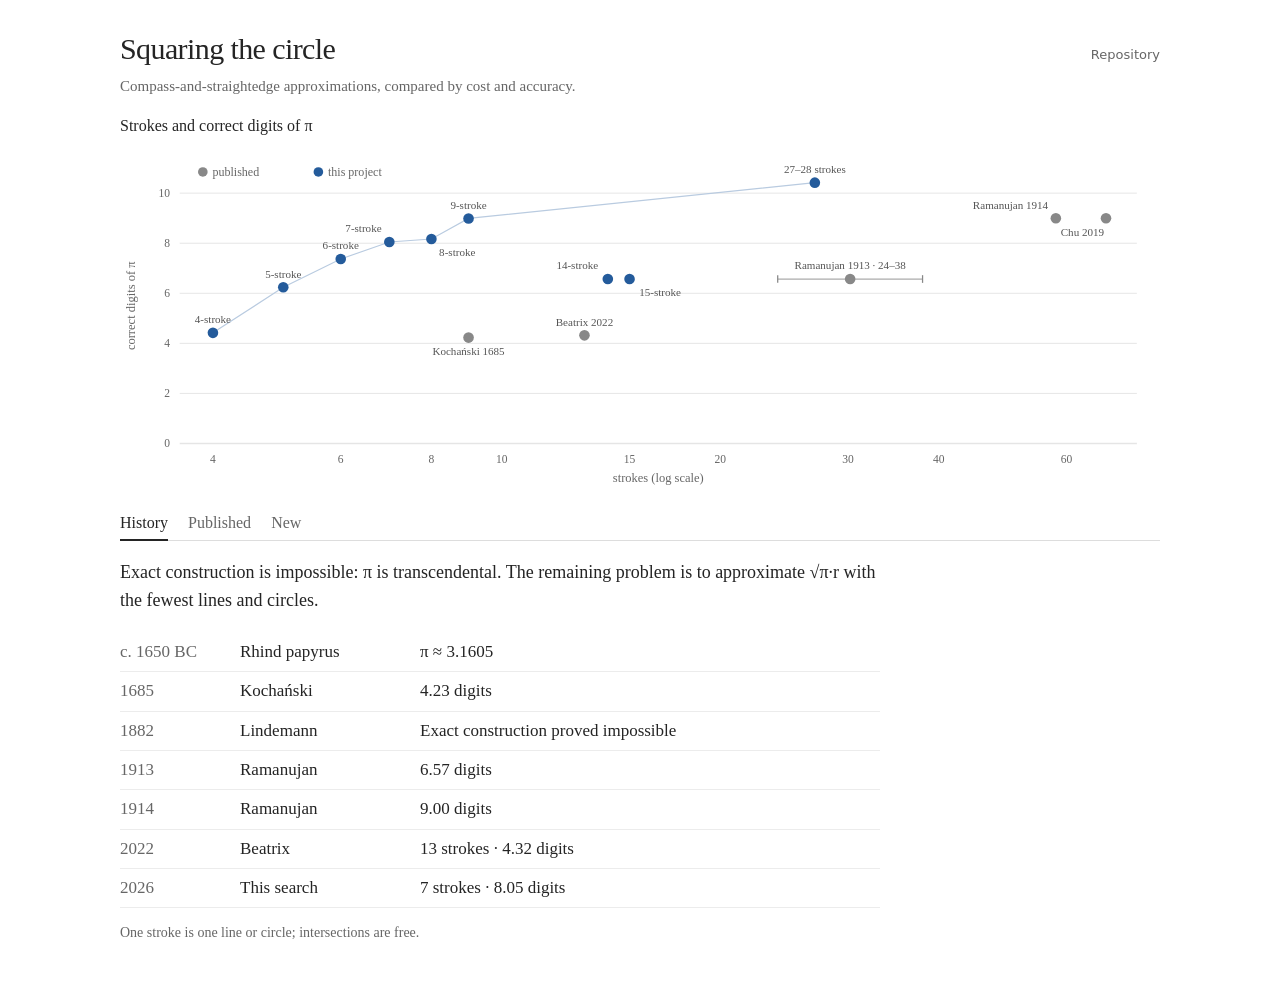
<file: visualizations/index.html>
<!DOCTYPE html>
<html lang="en">
<head>
<meta charset="utf-8">
<meta name="viewport" content="width=device-width, initial-scale=1">
<title>Squaring the circle</title>
<link rel="stylesheet" href="style.css?v=metrics-top-1">
</head>
<body>
<div class="wrap">

<header>
  <div class="header-line">
    <h1>Squaring the circle</h1>
    <a class="repo-link" href="https://github.com/jpthor/square-the-circle">Repository</a>
  </div>
  <p class="sub">Compass-and-straightedge approximations, compared by cost and accuracy.</p>
</header>

<div class="hero">
  <h2>Strokes and correct digits of π</h2>
  <div id="plot-box"></div>
</div>

<div class="tabs" id="tabs" role="tablist" aria-label="Sections">
  <button class="tab active" id="tab-history" role="tab" aria-selected="true" aria-controls="panel-history" data-tab="history">History</button>
  <button class="tab" id="tab-existing" role="tab" aria-selected="false" aria-controls="panel-existing" data-tab="existing">Published</button>
  <button class="tab" id="tab-new" role="tab" aria-selected="false" aria-controls="panel-new" data-tab="new">New</button>
</div>

<section class="panel active hist" id="panel-history" role="tabpanel" aria-labelledby="tab-history">
  <p>Exact construction is impossible: π is transcendental. The remaining problem is to
  approximate √π·r with the fewest lines and circles.</p>

  <table class="chronology">
    <tbody>
      <tr><th>c. 1650 BC</th><td>Rhind papyrus</td><td>π ≈ 3.1605</td></tr>
      <tr><th>1685</th><td>Kochański</td><td>4.23 digits</td></tr>
      <tr><th>1882</th><td>Lindemann</td><td>Exact construction proved impossible</td></tr>
      <tr><th>1913</th><td>Ramanujan</td><td>6.57 digits</td></tr>
      <tr><th>1914</th><td>Ramanujan</td><td>9.00 digits</td></tr>
      <tr><th>2022</th><td>Beatrix</td><td>13 strokes · 4.32 digits</td></tr>
      <tr><th>2026</th><td>This search</td><td>7 strokes · 8.05 digits</td></tr>
    </tbody>
  </table>

  <p class="note">One stroke is one line or circle; intersections are free.</p>
</section>

<section class="panel" id="panel-existing" role="tabpanel" aria-labelledby="tab-existing">
  <div id="old-builder"></div>
</section>

<section class="panel" id="panel-new" role="tabpanel" aria-labelledby="tab-new">
  <div id="new-builder"></div>
</section>

</div>
<script src="constructions.js?v=993f68b"></script>
<script src="engine.js?v=anchored-square-1"></script>
</body>
</html>
</file>
<file: visualizations/style.css>
:root {
  --paper: #fff;
  --ink: #242424;
  --muted: #666;
  --faint: #aaa;
  --rule: #ddd;
  --rule-light: #ececec;
  --blue: #245b9b;
  --blue-light: #b9cbe0;
}

* { box-sizing: border-box; }

body {
  margin: 0;
  background: var(--paper);
  color: var(--ink);
  font: 17px/1.55 Charter, "Iowan Old Style", "Palatino Linotype", Georgia, serif;
}

button { font-family: inherit; }

.wrap {
  width: min(1040px, calc(100% - 40px));
  margin: 0 auto;
  padding-bottom: 48px;
}

header { padding: 26px 0 16px; }
.header-line { display: flex; align-items: baseline; justify-content: space-between; gap: 24px; }
h1 { margin: 0; font-size: 30px; font-weight: 500; letter-spacing: -.02em; }
.sub { margin: 2px 0 0; color: var(--muted); font-size: 15px; }
.repo-link {
  color: var(--muted);
  font: 13px/1.4 ui-sans-serif, system-ui, sans-serif;
  text-decoration: none;
}
.repo-link:hover { color: var(--ink); text-decoration: underline; }

.hero { margin: 0 0 16px; }
.hero h2 { margin: 0 0 6px; font-size: 16px; font-weight: 500; }
#plot { display: block; width: 100%; height: auto; }
.plot-tip {
  position: fixed;
  z-index: 10;
  padding: 4px 8px;
  border: 1px solid #444;
  background: var(--paper);
  color: var(--ink);
  font: 13px/1.4 ui-sans-serif, system-ui, sans-serif;
  opacity: 0;
  pointer-events: none;
  white-space: nowrap;
}

.tabs {
  display: flex;
  gap: 20px;
  margin-bottom: 18px;
  border-bottom: 1px solid var(--rule);
}

.tab {
  margin-bottom: -1px;
  padding: 7px 0;
  border: 0;
  border-bottom: 2px solid transparent;
  background: none;
  color: var(--muted);
  font-size: 16px;
  cursor: pointer;
}

.tab:hover { color: var(--ink); }
.tab.active { border-bottom-color: var(--ink); color: var(--ink); }
.panel { display: none; }
.panel.active { display: block; }

.hist { max-width: 760px; }
.hist > p:first-child { margin-top: 0; font-size: 18px; }
.hist .note { color: var(--muted); font-size: 14px; }
.chronology { width: 100%; margin: 18px 0 14px; border-collapse: collapse; }
.chronology th,
.chronology td { padding: 6px 10px 6px 0; border-bottom: 1px solid var(--rule-light); text-align: left; }
.chronology th { width: 120px; font-weight: 400; color: var(--muted); }
.chronology td:nth-child(2) { width: 180px; }

.builder {
  display: grid;
  grid-template-columns: 230px minmax(0, 1fr);
  gap: 28px;
  align-items: start;
}

.cons-list { border-top: 1px solid var(--rule); }
.cons-card {
  display: block;
  width: 100%;
  padding: 7px 0;
  border: 0;
  border-bottom: 1px solid var(--rule-light);
  background: none;
  color: var(--ink);
  text-align: left;
  cursor: pointer;
}
.cons-card:hover .t { color: var(--blue); }
.cons-card.sel .t { color: var(--blue); }
.cons-card.sel { box-shadow: inset 2px 0 var(--blue); padding-left: 10px; }
.cons-card .t { font-size: 15px; }
.cons-card .m {
  margin-top: 1px;
  color: var(--muted);
  font: 12px/1.4 ui-sans-serif, system-ui, sans-serif;
  font-variant-numeric: tabular-nums;
}

.stage { min-width: 0; }
.stage-head { margin-bottom: 6px; }
.stage-head .name { font-size: 20px; }
.stage-head .meta { margin-top: 2px; color: var(--muted); font-size: 14px; }
.stage svg {
  display: block;
  width: 100%;
  height: auto;
  border-top: 1px solid var(--rule);
  border-bottom: 1px solid var(--rule);
}

.controls {
  display: flex;
  align-items: center;
  gap: 8px;
  margin: 0 0 4px;
}
.btn {
  padding: 4px 9px;
  border: 1px solid var(--rule);
  background: var(--paper);
  color: var(--ink);
  font-size: 14px;
  cursor: pointer;
}
.btn:hover:not(:disabled) { border-color: var(--ink); }
.btn:disabled { opacity: .35; cursor: default; }
.stepno {
  margin-left: auto;
  color: var(--muted);
  font: 13px/1.4 ui-sans-serif, system-ui, sans-serif;
  font-variant-numeric: tabular-nums;
}

.caption { margin: 0 0 8px; min-height: 38px; }
.caption b { font-weight: 500; }
.caption .cost { color: var(--muted); font-size: 14px; white-space: nowrap; }
.readout {
  display: flex;
  flex-wrap: wrap;
  gap: 8px 24px;
  margin: 0 0 8px;
  padding: 6px 0;
  border-top: 1px solid var(--rule-light);
  border-bottom: 1px solid var(--rule-light);
  font: 13px/1.4 ui-sans-serif, system-ui, sans-serif;
  font-variant-numeric: tabular-nums;
}
.readout:empty { display: none; }
.readout .k { color: var(--muted); }
.readout .v { color: var(--ink); }
.notes { display: none; }

@media (max-width: 760px) {
  .wrap { width: min(calc(100% - 28px), 1040px); }
  header { padding-top: 22px; }
  .builder { grid-template-columns: 1fr; gap: 18px; }
  .cons-list {
    display: grid;
    grid-template-columns: repeat(2, minmax(0, 1fr));
    column-gap: 18px;
  }
  .chronology th { width: 96px; }
  .chronology td:nth-child(2) { width: auto; }
}

@media (max-width: 480px) {
  body { font-size: 16px; }
  h1 { font-size: 28px; }
  .header-line { align-items: center; }
  .tabs { gap: 18px; }
  .cons-list { grid-template-columns: 1fr; }
  .chronology td:nth-child(3) { text-align: right; }
}
</file>
